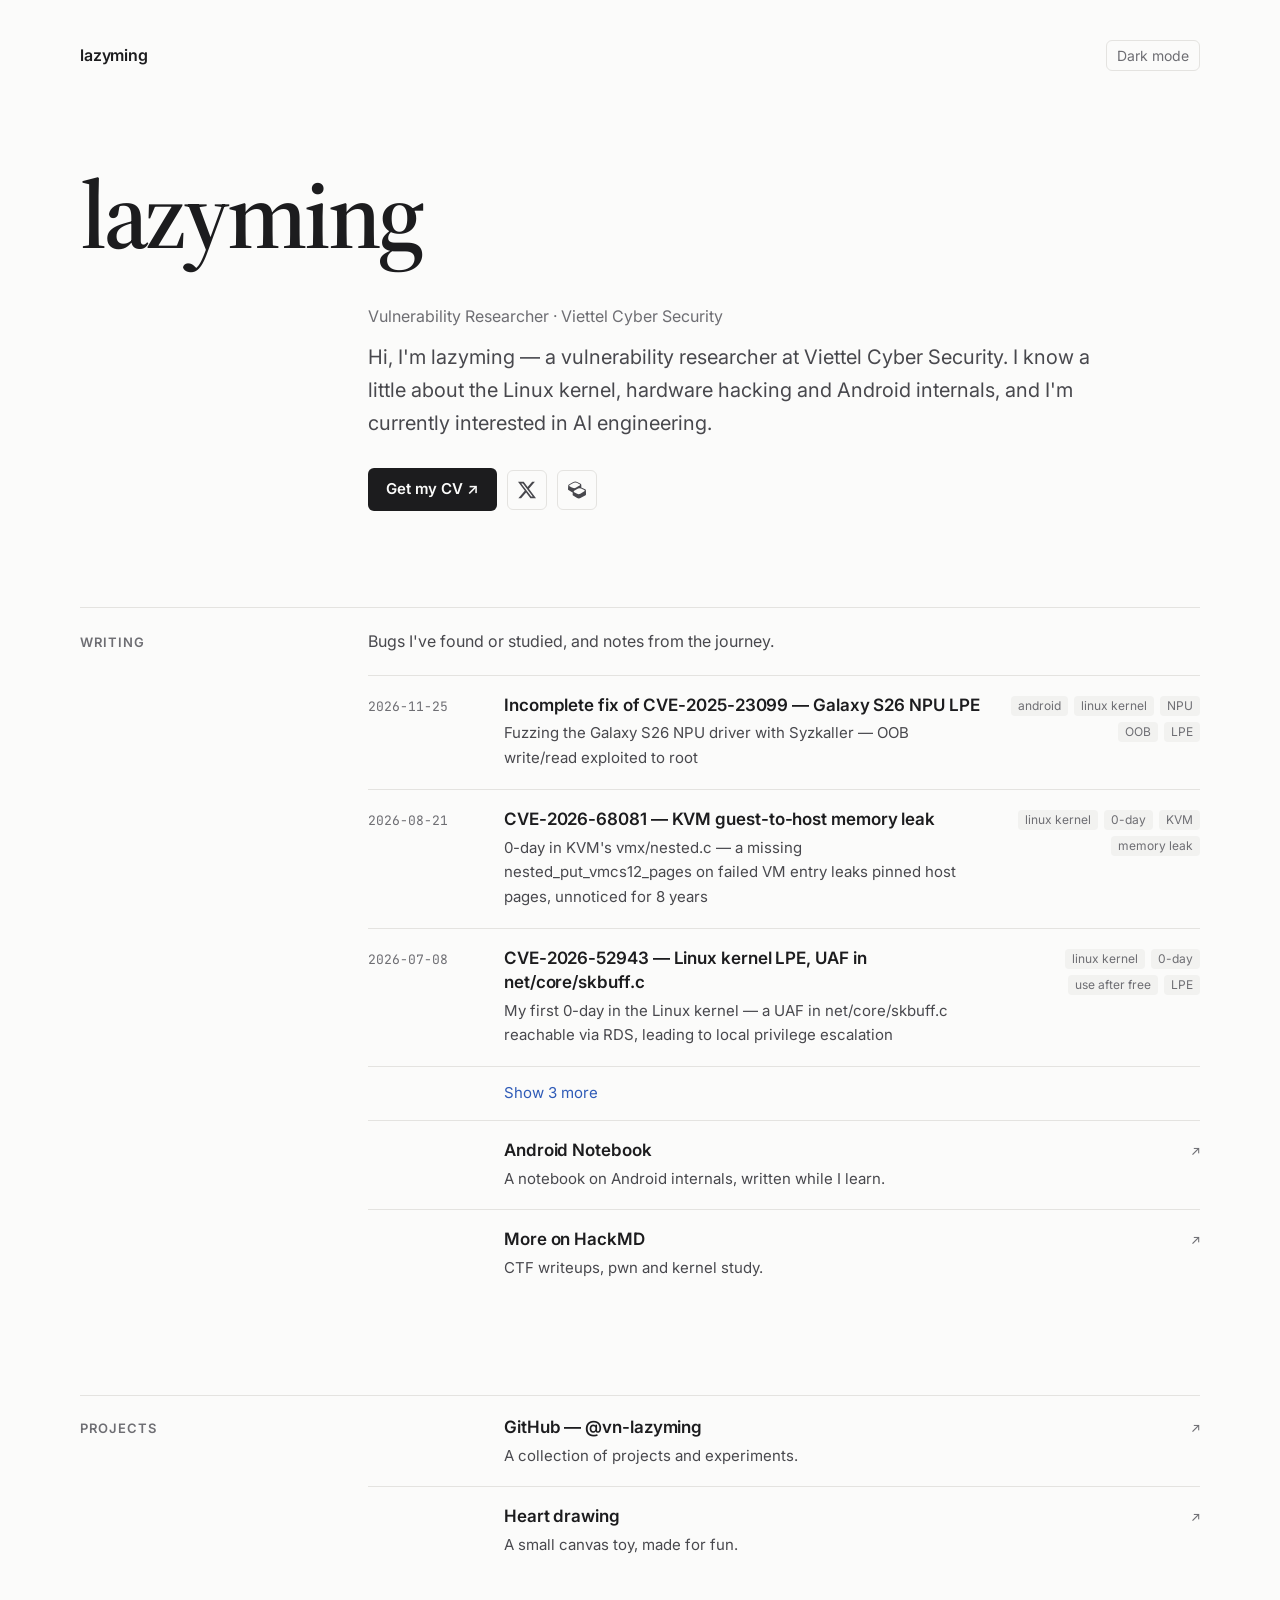
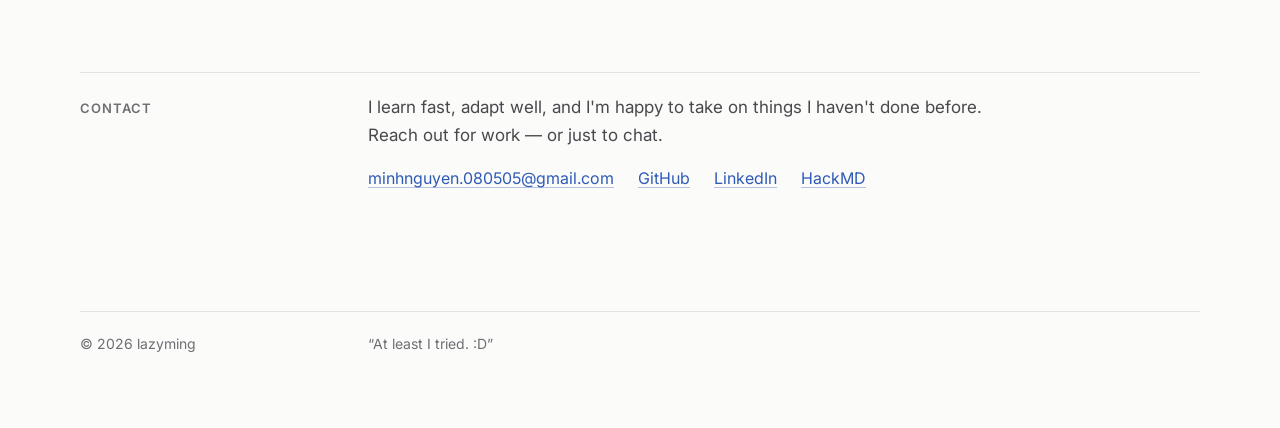
<file: index.html>
<!DOCTYPE html>
<html lang="en">
<head>
  <meta charset="UTF-8" />
  <meta name="viewport" content="width=device-width, initial-scale=1.0" />
  <title>lazyming · vulnerability researcher</title>
  <meta name="description" content="lazyming — vulnerability researcher at Viettel Cyber Security. Linux kernel, hardware hacking, binary exploitation." />
  <link rel="icon" href="data:," />
  <link rel="preconnect" href="https://fonts.googleapis.com" />
  <link rel="preconnect" href="https://fonts.gstatic.com" crossorigin />
  <link href="https://fonts.googleapis.com/css2?family=Inter:ital,wght@0,400;0,600;1,400;1,600&family=Source+Serif+4:opsz,wght@8..60,600&family=JetBrains+Mono:wght@400&display=swap" rel="stylesheet" />
  <link rel="stylesheet" href="css/base.css" />
  <script src="js/theme.js"></script>
</head>
<body>

<div class="page">

  <header class="top">
    <a class="brand" href="./">lazyming</a>
    <button type="button" class="theme-toggle" data-theme-toggle><span data-when-day>Dark mode</span><span data-when-night>Light mode</span></button>
  </header>

  <main>
    <section class="hero">
      <h1>lazyming</h1>
      <p class="role">Vulnerability Researcher · Viettel Cyber Security</p>
      <p class="lede">
        Hi, I'm lazyming — a vulnerability researcher at Viettel Cyber Security.
        I know a little about the Linux kernel, hardware hacking and Android internals, and I'm currently interested in AI engineering.
      </p>
      <p class="cta">
        <a class="btn" href="cv.pdf" target="_blank" rel="noopener">Get my CV <span aria-hidden="true">↗</span></a>
        <a class="icon-btn" href="https://x.com/vn_lazyming" target="_blank" rel="noopener noreferrer" aria-label="X" title="X"><svg viewBox="0 0 24 24" aria-hidden="true"><path d="M18.901 1.153h3.68l-8.04 9.19L24 22.846h-7.406l-5.8-7.584-6.638 7.584H.474l8.6-9.83L0 1.154h7.594l5.243 6.932ZM17.61 20.644h2.039L6.486 3.24H4.298Z"/></svg></a>
        <a class="icon-btn" href="https://hackmd.io/@mlc0cVjxSwqv0OoxsUYccw" target="_blank" rel="noopener noreferrer" aria-label="HackMD" title="HackMD"><svg viewBox="0 0 24 24" aria-hidden="true"><path d="M23.93 12.987c.006-.954-.289-1.489-1.035-1.86l-4.559-2.275q-.271-.135-.551-.239l-.03-3.085c-.02-.907-.293-1.485-1.039-1.857l-4.56-2.274a5.49 5.49 0 0 0-5.025.06l-5.86 3.1c-.648.343-.983.98-.998 1.626l-.272 4.67c-.012.441.157.914.576 1.166l4.878 2.924q.436.26.9.434l-.149 2.95c-.018.468.13.895.55 1.147l4.878 2.924a5.49 5.49 0 0 0 5.583.044l6.213-3.593c.43-.248.57-.68.57-1.152l-.071-4.71zM6.21 9.07c-1.035-.478-3.854-1.977-4.07-2.098c-.487-.273-.51-.562-.484-.91a.96.96 0 0 1 .531-.793l5.579-2.838a4.26 4.26 0 0 1 3.819-.01c.994.496 2.984 1.488 3.978 1.986l.01.005a.96.96 0 0 1 .513 1.036a.92.92 0 0 1-.495.678c-.077.042-4.35 2.346-5.202 2.804a4.670 4.670 0 0 1-4.178.14zm16.038 3.965c-.042.29-.204.567-.492.738l-5.313 3.159a4.34 4.34 0 0 1-4.31.076L8.235 14.87c-.708-.388-.712-1.418-.008-1.813l5.275-2.947a4.34 4.34 0 0 1 3.967-.14l4.201 1.976c.359.17.556.503.585.85q.01.12-.007.24z"/></svg></a>
      </p>
    </section>

    <section id="writing">
      <h2>Writing</h2>
      <p class="section-note">Bugs I've found or studied, and notes from the journey.</p>
      <div id="blogList"></div>
      <a class="item" href="https://vn-lazyming.github.io/android-notebook/" target="_blank" rel="noopener noreferrer">
        <div class="item-head"><h3>Android Notebook</h3><span class="ext" aria-hidden="true">↗</span></div>
        <p>A notebook on Android internals, written while I learn.</p>
      </a>
      <a class="item" href="https://hackmd.io/@mlc0cVjxSwqv0OoxsUYccw" target="_blank" rel="noopener noreferrer">
        <div class="item-head"><h3>More on HackMD</h3><span class="ext" aria-hidden="true">↗</span></div>
        <p>CTF writeups, pwn and kernel study.</p>
      </a>
    </section>

    <section id="projects">
      <h2>Projects</h2>
      <a class="item" href="https://github.com/vn-lazyming" target="_blank" rel="noopener noreferrer">
        <div class="item-head"><h3>GitHub — @vn-lazyming</h3><span class="ext" aria-hidden="true">↗</span></div>
        <p>A collection of projects and experiments.</p>
      </a>
      <a class="item" href="https://lazymingg.github.io/Beutiful_heart_drawing/" target="_blank" rel="noopener noreferrer">
        <div class="item-head"><h3>Heart drawing</h3><span class="ext" aria-hidden="true">↗</span></div>
        <p>A small canvas toy, made for fun.</p>
      </a>
    </section>

    <section id="contact">
      <h2>Contact</h2>
      <p>I learn fast, adapt well, and I'm happy to take on things I haven't done before. Reach out for work — or just to chat.</p>
      <ul class="links">
        <li><a href="mailto:minhnguyen.080505@gmail.com">minhnguyen.080505@gmail.com</a></li>
        <li><a href="https://github.com/vn-lazyming" target="_blank" rel="noopener noreferrer">GitHub</a></li>
        <li><a href="https://www.linkedin.com/in/minh-nguy%E1%BB%85n-v%C4%83n-3a806635b/" target="_blank" rel="noopener noreferrer">LinkedIn</a></li>
        <li><a href="https://hackmd.io/@mlc0cVjxSwqv0OoxsUYccw" target="_blank" rel="noopener noreferrer">HackMD</a></li>
      </ul>
    </section>
  </main>

  <footer>
    <span>© 2026 lazyming</span>
    <span>“At least I tried. :D”</span>
  </footer>

</div>

<script src="js/blog-list.js"></script>
</body>
</html>
</file>
<file: css/base.css>
/* ==========================================================================
   Reset
   ========================================================================== */
*, *::before, *::after { box-sizing: border-box; }
* { margin: 0; padding: 0; }
html { -webkit-text-size-adjust: 100%; }
@media (prefers-reduced-motion: no-preference) { html { scroll-behavior: smooth; } }
a { color: inherit; text-decoration: none; }
h1, h2, h3 { overflow-wrap: anywhere; }

/* ==========================================================================
   Variables — Light (default) / Dark
   ========================================================================== */
:root {
  --bg:      #fbfbfa;
  --surface: #f2f2f0;
  --text:    #1c1c1e;
  --text-2:  #48484d;
  --muted:   #6e6e73;
  --line:    #e4e3e0;
  --accent:  #2f5bb7;

  --sans:  'Inter', system-ui, -apple-system, 'Segoe UI', Roboto, sans-serif;
  --serif: 'Source Serif 4', Georgia, 'Times New Roman', serif;
  --mono:  'JetBrains Mono', ui-monospace, SFMono-Regular, Menlo, monospace;

  color-scheme: light;
}

[data-theme="night"] {
  --bg:      #121214;
  --surface: #1c1c1f;
  --text:    #e8e8ea;
  --text-2:  #b8b8be;
  --muted:   #8c8c93;
  --line:    #2b2b30;
  --accent:  #8fb0ff;

  color-scheme: dark;
}

/* ==========================================================================
   Body
   ========================================================================== */
body {
  background: var(--bg);
  color: var(--text);
  font-family: var(--sans);
  font-size: 16px;
  line-height: 1.65;
  -webkit-font-smoothing: antialiased;
  text-rendering: optimizeLegibility;
  transition: background-color 0.2s ease, color 0.2s ease;
}

::selection { background: var(--accent); color: var(--bg); }

:focus-visible { outline: 2px solid var(--accent); outline-offset: 3px; border-radius: 2px; }

.muted { color: var(--muted); }

/* Theme-aware text — show one of two spans based on current theme. */
[data-when-night] { display: none; }
[data-theme="night"] [data-when-day]   { display: none; }
[data-theme="night"] [data-when-night] { display: inline; }

/* ==========================================================================
   Page + header
   ========================================================================== */
.page {
  max-width: 680px;
  margin: 0 auto;
  padding: 32px 20px 56px;
}

.top {
  display: flex;
  justify-content: space-between;
  align-items: center;
  gap: 16px;
  margin-bottom: clamp(40px, 9vw, 72px);
}

.brand { font-weight: 600; letter-spacing: -0.01em; }

.theme-toggle {
  font: inherit;
  font-size: 0.875rem;
  color: var(--muted);
  background: none;
  border: 1px solid var(--line);
  border-radius: 6px;
  padding: 3px 10px;
  cursor: pointer;
  transition: color 0.15s, border-color 0.15s;
}

.theme-toggle:hover { color: var(--text); border-color: var(--muted); }

/* ==========================================================================
   Hero
   ========================================================================== */
.hero h1 {
  font-family: var(--serif);
  font-weight: 600;
  font-size: clamp(2.25rem, 6vw, 2.75rem);
  line-height: 1.15;
  letter-spacing: -0.015em;
}

.hero .role {
  color: var(--muted);
  margin-top: 6px;
}

.hero .lede {
  font-size: 1.125rem;
  color: var(--text-2);
  max-width: 58ch;
  margin-top: 24px;
}

.hero .cta {
  display: flex;
  flex-wrap: wrap;
  align-items: center;
  gap: 10px;
  margin-top: 28px;
}

.btn {
  display: inline-block;
  font-size: 0.9375rem;
  font-weight: 600;
  color: var(--bg);
  background: var(--text);
  border-radius: 6px;
  padding: 9px 18px;
  transition: background-color 0.15s;
}

.btn:hover { background: var(--accent); }

.icon-btn {
  display: inline-grid;
  place-items: center;
  width: 40px;
  height: 40px;
  color: var(--text-2);
  border: 1px solid var(--line);
  border-radius: 6px;
  transition: color 0.15s, border-color 0.15s;
}

.icon-btn svg { width: 18px; height: 18px; fill: currentColor; }
.icon-btn:hover { color: var(--accent); border-color: var(--accent); }

/* ==========================================================================
   Sections
   ========================================================================== */
section { margin-top: 64px; }
.hero { margin-top: 0; }

section > h2 {
  font-size: 0.8125rem;
  font-weight: 600;
  text-transform: uppercase;
  letter-spacing: 0.08em;
  color: var(--muted);
  margin-bottom: 16px;
}

.section-note { color: var(--text-2); margin-bottom: 12px; }

/* ==========================================================================
   List items (posts, projects)
   ========================================================================== */
.item {
  display: block;
  padding: 16px 0;
  border-top: 1px solid var(--line);
}

.item-head {
  display: flex;
  flex-wrap: wrap;
  justify-content: space-between;
  align-items: baseline;
  gap: 2px 16px;
}

.item h3 {
  font-size: 1.0625rem;
  font-weight: 600;
  line-height: 1.4;
  letter-spacing: -0.005em;
  transition: color 0.15s;
}

.item:hover h3 { color: var(--accent); }

.item time,
.item .ext {
  margin-left: auto;
  font-family: var(--mono);
  font-size: 0.8125rem;
  color: var(--muted);
  white-space: nowrap;
  font-variant-numeric: tabular-nums;
}

.item p {
  color: var(--text-2);
  font-size: 0.9375rem;
  margin-top: 4px;
}

.tags {
  display: flex;
  flex-wrap: wrap;
  gap: 6px;
  margin-top: 10px;
}

.tags span {
  font-size: 0.75rem;
  line-height: 1.5;
  color: var(--muted);
  background: var(--surface);
  border-radius: 4px;
  padding: 1px 7px;
}

.show-more {
  display: block;
  width: 100%;
  text-align: left;
  font: inherit;
  font-size: 0.9375rem;
  color: var(--accent);
  background: none;
  border: none;
  border-top: 1px solid var(--line);
  padding: 14px 0;
  cursor: pointer;
}

.show-more:hover { text-decoration: underline; text-underline-offset: 3px; }

/* ==========================================================================
   Contact
   ========================================================================== */
#contact p { color: var(--text-2); max-width: 58ch; }

.links {
  list-style: none;
  display: flex;
  flex-wrap: wrap;
  gap: 8px 24px;
  margin-top: 16px;
}

.links a {
  color: var(--accent);
  text-decoration: underline;
  text-decoration-color: color-mix(in srgb, var(--accent) 35%, transparent);
  text-underline-offset: 3px;
  transition: text-decoration-color 0.15s;
}

.links a:hover { text-decoration-color: var(--accent); }

/* ==========================================================================
   Footer
   ========================================================================== */
footer {
  margin-top: 80px;
  padding-top: 20px;
  border-top: 1px solid var(--line);
  display: flex;
  flex-wrap: wrap;
  justify-content: space-between;
  gap: 4px 16px;
  font-size: 0.875rem;
  color: var(--muted);
}

/* ==========================================================================
   Wide layout (≥ 1024px) — 12-column editorial grid
   Section labels hang in columns 1–3, content sits in 4–12.
   Below this width everything above applies unchanged (single column).
   ========================================================================== */
@media (min-width: 1024px) {
  :root {
    --cols:    repeat(12, minmax(0, 1fr));
    --gutter:  32px;
    /* index rows: date | title + description | tags */
    --date-col: 7rem;
    --index:   var(--date-col) minmax(0, 1fr) 12rem;
  }

  .page {
    max-width: 1200px;
    padding: 40px 40px 72px;
  }

  .top { margin-bottom: 96px; }

  /* Hero — name across the width, role + lede on the content columns */
  .hero {
    display: grid;
    grid-template-columns: var(--cols);
    column-gap: var(--gutter);
  }

  .hero > * { grid-column: 4 / -1; }

  .hero h1 {
    grid-column: 1 / -1;
    font-size: clamp(4.5rem, 7.5vw, 6.75rem);
    line-height: 1;
    letter-spacing: -0.035em;
    margin-bottom: 40px;
  }

  .hero .role { margin-top: 0; }
  .hero .lede { font-size: 1.25rem; margin-top: 12px; }

  /* Sections — ruled, with a hanging label */
  section:not(.hero) {
    display: grid;
    grid-template-columns: var(--cols);
    column-gap: var(--gutter);
    align-items: baseline;
    margin-top: 96px;
    padding-top: 20px;
    border-top: 1px solid var(--line);
  }

  section:not(.hero) > * { grid-column: 4 / -1; }
  section:not(.hero) > h2 { grid-column: 1 / 4; margin-bottom: 0; }

  /* The section rule already separates a list from its label. */
  section > h2 + .item { border-top: 0; padding-top: 0; }

  .section-note { margin-bottom: 20px; }

  /* Index rows */
  .item {
    display: grid;
    grid-template-columns: var(--index);
    column-gap: 24px;
    align-items: baseline;
    padding: 18px 0;
  }

  .item-head { display: contents; }

  .item time  { grid-column: 1; grid-row: 1; margin-left: 0; }
  .item h3    { grid-column: 2; grid-row: 1; }
  .item p     { grid-column: 2; grid-row: 2; }
  .item .ext  { grid-column: 3; grid-row: 1; justify-self: end; }

  .item .tags {
    grid-column: 3;
    grid-row: 1 / span 2;
    align-self: start;
    justify-content: flex-end;
    margin-top: 2px;
  }

  .show-more { padding-left: calc(var(--date-col) + 24px); } /* 24px = .item column-gap */

  #contact p { font-size: 1.0625rem; }

  footer {
    display: grid;
    grid-template-columns: var(--cols);
    column-gap: var(--gutter);
    margin-top: 120px;
  }

  footer > :first-child { grid-column: 1 / 4; }
  footer > :last-child  { grid-column: 4 / -1; }
}
</file>
